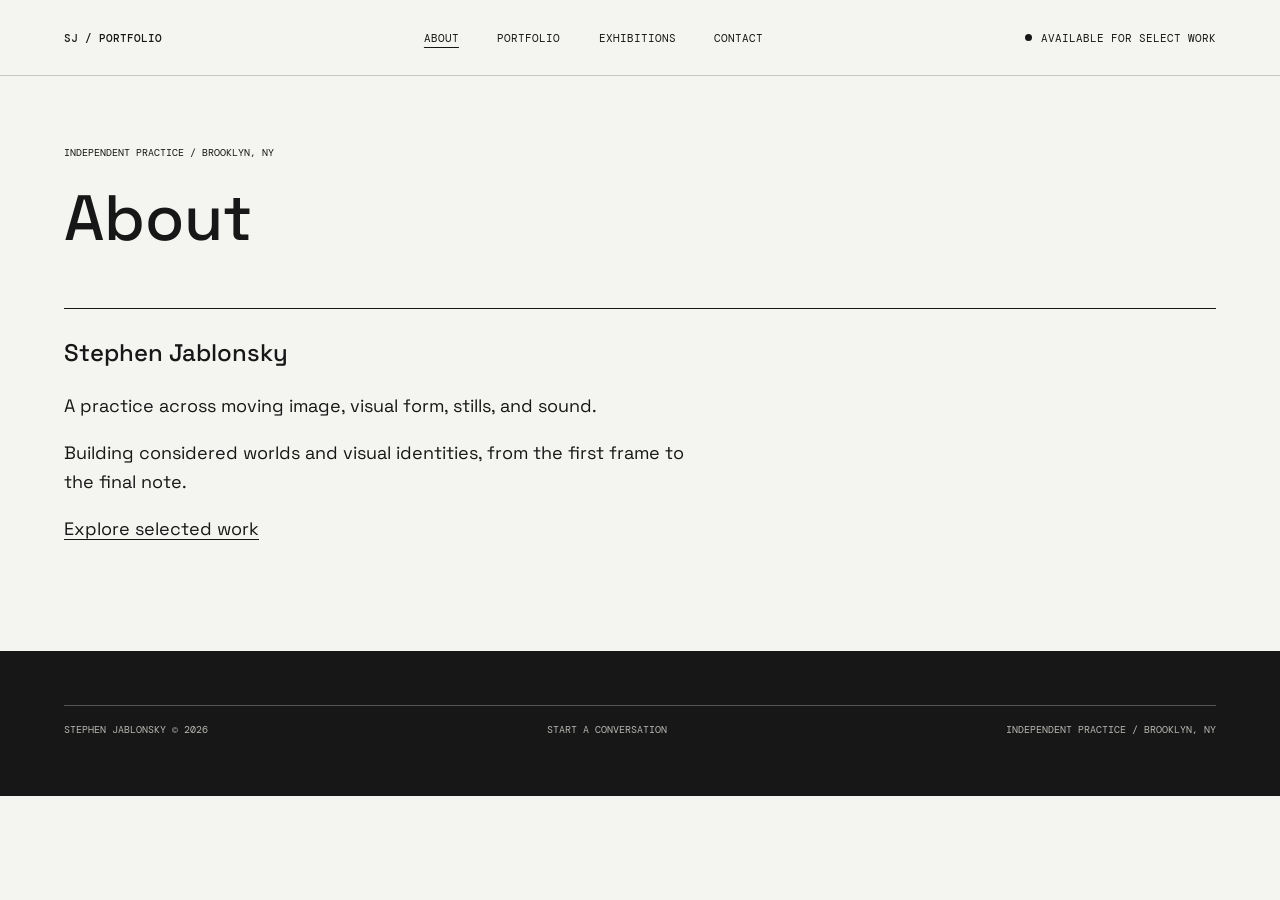
<file: about.html>
<!DOCTYPE html>
<html lang="en">
<head>
	<meta charset="UTF-8">
	<meta name="viewport" content="width=device-width, initial-scale=1.0">
	<meta name="theme-color" content="#f4f4f1">
	<meta name="description" content="About Stephen Jablonsky, an independent creative working across film, design, photography, and music.">
	<title>About | Stephen Jablonsky</title>
	<link rel="preconnect" href="https://fonts.googleapis.com">
	<link rel="preconnect" href="https://fonts.gstatic.com" crossorigin>
	<link href="https://fonts.googleapis.com/css2?family=DM+Mono:wght@400;500&family=Space+Grotesk:wght@400;500;600;700&display=swap" rel="stylesheet">
	<link rel="stylesheet" href="styles.css">
	<script src="app.js" defer></script>
</head>
<body>
	<div class="shell">
		<header class="topbar">
			<a class="wordmark" href="index.html">SJ / Portfolio</a>
			<nav aria-label="Main navigation">
				<a href="about.html" aria-current="page">About</a>
				<a href="portfolio.html">Portfolio</a>
				<a href="exhibitions.html">Exhibitions</a>
				<a href="contact.html">Contact</a>
			</nav>
			<a class="availability" href="mailto:hello@stephenjablonsky.com">Available for select work</a>
		</header>
		<main id="top">
			<header class="page-intro reveal">
				<p class="eyebrow">Independent practice / Brooklyn, NY</p>
				<h1>About</h1>
			</header>
			<section class="page-content" aria-labelledby="about-title">
				<div class="content-row">
					<h2 id="about-title">Stephen Jablonsky</h2>
					<p>A practice across moving image, visual form, stills, and sound.</p>
					<p>Building considered worlds and visual identities, from the first frame to the final note.</p>
					<p><a href="portfolio.html">Explore selected work</a></p>
				</div>
			</section>
		</main>
		<footer class="closing">
			<div class="footer-row">
				<span>Stephen Jablonsky &copy; 2026</span>
				<a href="contact.html">Start a conversation</a>
				<span>Independent practice / Brooklyn, NY</span>
			</div>
		</footer>
	</div>
</body>
</html>
</file>
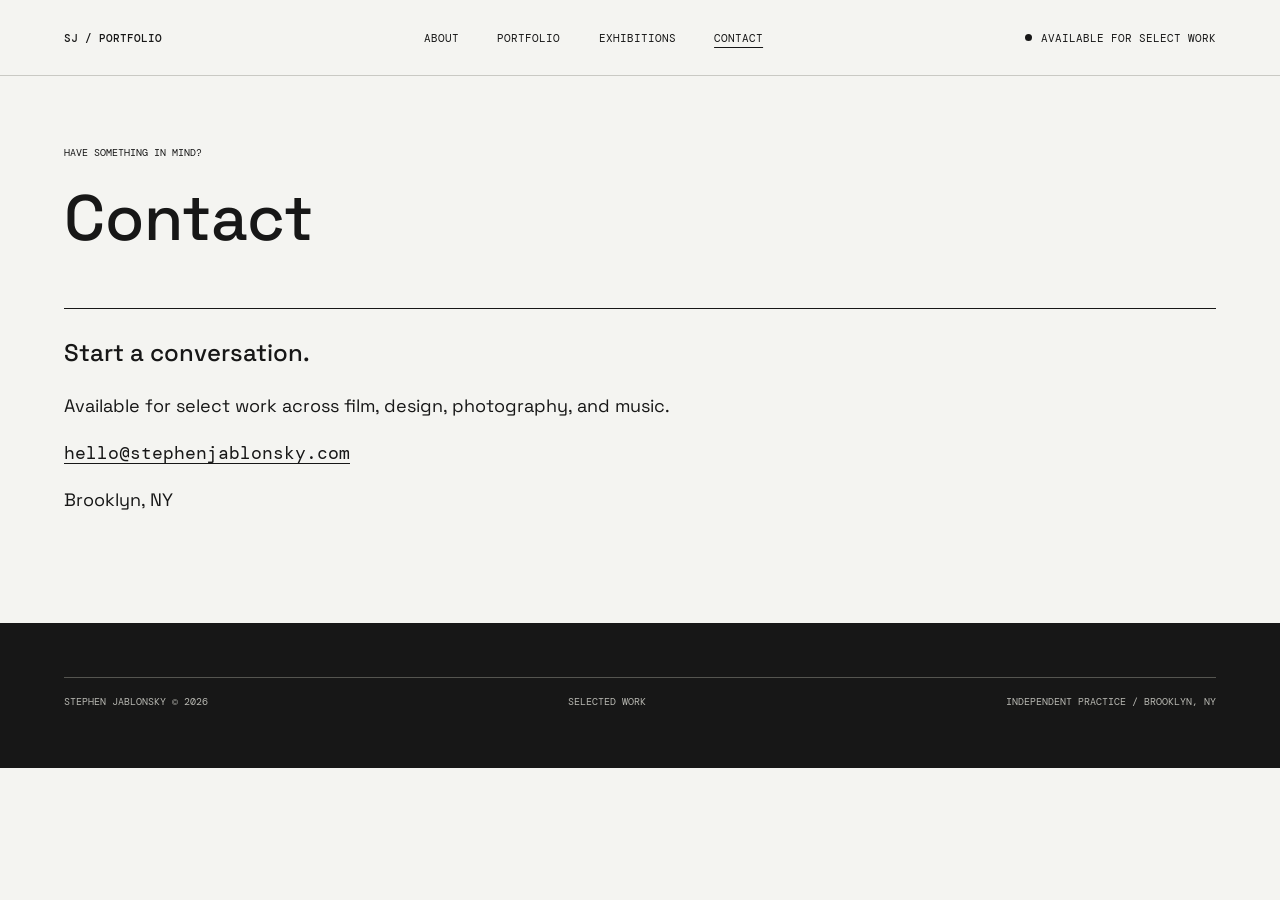
<file: contact.html>
<!DOCTYPE html>
<html lang="en">
<head>
	<meta charset="UTF-8">
	<meta name="viewport" content="width=device-width, initial-scale=1.0">
	<meta name="theme-color" content="#f4f4f1">
	<meta name="description" content="Contact Stephen Jablonsky for creative projects and collaborations.">
	<title>Contact | Stephen Jablonsky</title>
	<link rel="preconnect" href="https://fonts.googleapis.com">
	<link rel="preconnect" href="https://fonts.gstatic.com" crossorigin>
	<link href="https://fonts.googleapis.com/css2?family=DM+Mono:wght@400;500&family=Space+Grotesk:wght@400;500;600;700&display=swap" rel="stylesheet">
	<link rel="stylesheet" href="styles.css">
	<script src="app.js" defer></script>
</head>
<body>
	<div class="shell">
		<header class="topbar">
			<a class="wordmark" href="index.html">SJ / Portfolio</a>
			<nav aria-label="Main navigation">
				<a href="about.html">About</a>
				<a href="portfolio.html">Portfolio</a>
				<a href="exhibitions.html">Exhibitions</a>
				<a href="contact.html" aria-current="page">Contact</a>
			</nav>
			<a class="availability" href="mailto:hello@stephenjablonsky.com">Available for select work</a>
		</header>
		<main id="top">
			<header class="page-intro reveal">
				<p class="eyebrow">Have something in mind?</p>
				<h1>Contact</h1>
			</header>
			<section class="page-content" aria-labelledby="contact-title">
				<div class="content-row">
					<h2 id="contact-title">Start a conversation.</h2>
					<p>Available for select work across film, design, photography, and music.</p>
					<p class="contact-address"><a href="mailto:hello@stephenjablonsky.com">hello@stephenjablonsky.com</a></p>
					<p>Brooklyn, NY</p>
				</div>
			</section>
		</main>
		<footer class="closing">
			<div class="footer-row">
				<span>Stephen Jablonsky &copy; 2026</span>
				<a href="portfolio.html">Selected work</a>
				<span>Independent practice / Brooklyn, NY</span>
			</div>
		</footer>
	</div>
</body>
</html>
</file>
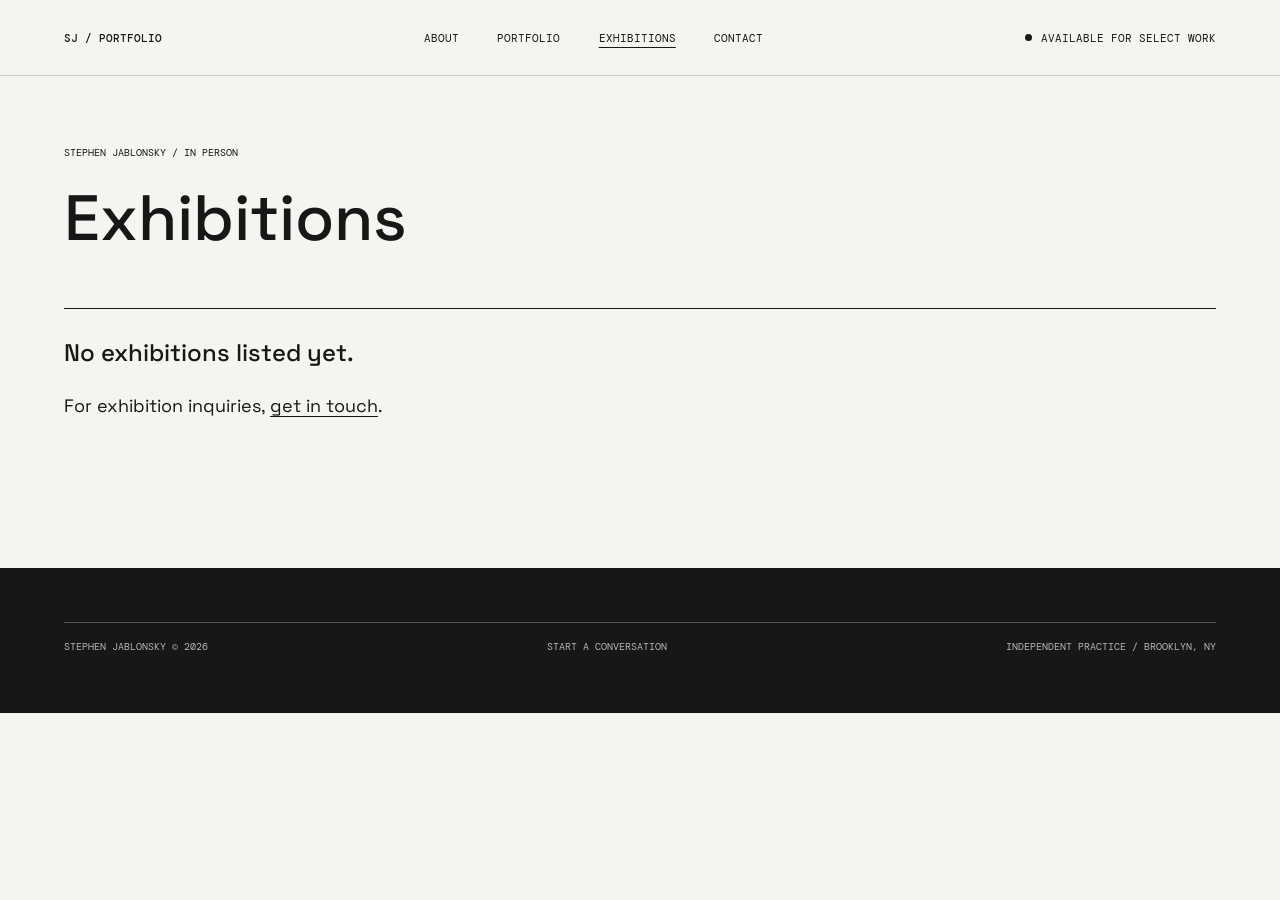
<file: exhibitions.html>
<!DOCTYPE html>
<html lang="en">
<head>
	<meta charset="UTF-8">
	<meta name="viewport" content="width=device-width, initial-scale=1.0">
	<meta name="theme-color" content="#f4f4f1">
	<meta name="description" content="Exhibitions and presentations of work by Stephen Jablonsky.">
	<title>Exhibitions | Stephen Jablonsky</title>
	<link rel="preconnect" href="https://fonts.googleapis.com">
	<link rel="preconnect" href="https://fonts.gstatic.com" crossorigin>
	<link href="https://fonts.googleapis.com/css2?family=DM+Mono:wght@400;500&family=Space+Grotesk:wght@400;500;600;700&display=swap" rel="stylesheet">
	<link rel="stylesheet" href="styles.css">
	<script src="app.js" defer></script>
</head>
<body>
	<div class="shell">
		<header class="topbar">
			<a class="wordmark" href="index.html">SJ / Portfolio</a>
			<nav aria-label="Main navigation">
				<a href="about.html">About</a>
				<a href="portfolio.html">Portfolio</a>
				<a href="exhibitions.html" aria-current="page">Exhibitions</a>
				<a href="contact.html">Contact</a>
			</nav>
			<a class="availability" href="mailto:hello@stephenjablonsky.com">Available for select work</a>
		</header>
		<main id="top">
			<header class="page-intro reveal">
				<p class="eyebrow">Stephen Jablonsky / In person</p>
				<h1>Exhibitions</h1>
			</header>
			<section class="page-content" aria-labelledby="exhibitions-title">
				<div class="content-row">
					<h2 id="exhibitions-title">No exhibitions listed yet.</h2>
					<p>For exhibition inquiries, <a href="contact.html">get in touch</a>.</p>
				</div>
			</section>
		</main>
		<footer class="closing">
			<div class="footer-row">
				<span>Stephen Jablonsky &copy; 2026</span>
				<a href="contact.html">Start a conversation</a>
				<span>Independent practice / Brooklyn, NY</span>
			</div>
		</footer>
	</div>
</body>
</html>
</file>
<file: styles.css>
:root {
	color-scheme: light;
	--paper: #f4f4f1;
	--ink: #171717;
	--muted: #777772;
	--line: #c9c9c4;
	--gutter: clamp(20px, 5vw, 76px);
	--mono: "DM Mono", monospace;
	--sans: "Space Grotesk", sans-serif;
}

* { box-sizing: border-box; }
html { scroll-behavior: smooth; }
body {
	margin: 0;
	background: var(--paper);
	color: var(--ink);
	font-family: var(--sans);
	-webkit-font-smoothing: antialiased;
}
a { color: inherit; text-decoration: none; }
button { color: inherit; font: inherit; }
.shell { width: min(100%, 1680px); margin: 0 auto; }
.topbar {
	min-height: 76px;
	padding: 0 var(--gutter);
	display: flex;
	align-items: center;
	justify-content: space-between;
	border-bottom: 1px solid var(--line);
	font: 11px var(--mono);
	letter-spacing: 0;
	text-transform: uppercase;
}
.wordmark { font-weight: 500; }
.topbar nav a[aria-current="page"] { text-decoration: underline; text-underline-offset: 5px; }
.topbar a:focus-visible, .page-content a:focus-visible { outline: 2px solid currentColor; outline-offset: 5px; }
.topbar nav { display: flex; gap: clamp(18px, 3vw, 42px); }
.topbar nav a, .availability { transition: opacity 180ms ease; }
.topbar nav a:hover, .availability:hover { opacity: .55; }
.availability { display: flex; align-items: center; gap: 9px; }
.availability::before {
	content: "";
	width: 7px;
	height: 7px;
	border-radius: 50%;
	background: var(--ink);
}

.intro {
	min-height: 510px;
	padding: 68px var(--gutter) 76px;
	display: grid;
	grid-template-columns: minmax(0, 1fr) minmax(230px, 31%);
	align-items: end;
	gap: 7vw;
}
.eyebrow, .section-kicker, .project-index, .project-type, .footer-label {
	font: 10px var(--mono);
	letter-spacing: 0;
	text-transform: uppercase;
}
.eyebrow { margin: 0 0 26px; }
h1 {
	max-width: 930px;
	margin: 0;
	font-size: clamp(64px, 11.6vw, 170px);
	font-weight: 500;
	line-height: .78;
	letter-spacing: 0;
}
h1 span { display: block; }
.intro-note {
	margin: 35px 0 0;
	max-width: 430px;
	font-size: clamp(15px, 1.5vw, 19px);
	line-height: 1.45;
}
.intro-aside { padding-bottom: 2px; }
.intro-aside p {
	max-width: 260px;
	margin: 17px 0 0;
	color: #555550;
	font-size: 13px;
	line-height: 1.6;
}
.intro-aside .coordinates { margin-top: 37px; color: var(--muted); font: 10px var(--mono); }
.weather {
	margin-top: 24px;
	padding: 16px;
	border: 1px solid var(--ink);
	min-width: 0;
}
.weather-header { display: flex; justify-content: space-between; align-items: center; gap: 12px; }
.weather-refresh {
	padding: 6px 0 6px 6px;
	border: 0;
	background: transparent;
	font: 10px var(--mono);
	text-decoration: underline;
	cursor: pointer;
}
.weather-refresh:disabled { opacity: .5; cursor: wait; }
.intro-aside .weather-status { margin: 12px 0 0; max-width: none; overflow-wrap: anywhere; }
.weather-reading { display: flex; align-items: center; gap: 12px; margin-top: 12px; }
.weather-reading[hidden] { display: none; }
.weather-icon { font-size: 30px; line-height: 1; }
.weather-temperature { font: 500 28px var(--sans); }

.page-intro { padding: 70px var(--gutter) 56px; }
.page-intro h1 { font-size: 64px; line-height: 1.05; overflow-wrap: anywhere; }
.page-content { padding: 0 var(--gutter) 90px; min-height: 260px; }
.page-content h2 { margin: 0 0 24px; font-size: 24px; font-weight: 500; }
.page-content p { max-width: 640px; font-size: 18px; line-height: 1.6; }
.page-content a { text-decoration: underline; text-underline-offset: 4px; overflow-wrap: anywhere; }
.content-row { border-top: 1px solid var(--ink); padding-top: 28px; }
.contact-address { font-family: var(--mono); }
.work { padding: 0 var(--gutter) 105px; }
.work-heading {
	display: flex;
	justify-content: space-between;
	align-items: center;
	gap: 20px;
	padding: 18px 0;
	border-top: 1px solid var(--ink);
	border-bottom: 1px solid var(--line);
}
.work-heading h2 { margin: 0; font: 10px var(--mono); text-transform: uppercase; }
.filters { display: flex; flex-wrap: wrap; justify-content: flex-end; gap: 5px; }
.filter {
	padding: 8px 11px;
	border: 1px solid transparent;
	border-radius: 0;
	background: transparent;
	cursor: pointer;
	font: 10px var(--mono);
	text-transform: uppercase;
	transition: background 160ms ease, color 160ms ease, border-color 160ms ease;
}
.filter:hover { border-color: var(--line); }
.filter[aria-pressed="true"] { background: var(--ink); color: var(--paper); }
.grid {
	display: grid;
	grid-template-columns: repeat(4, minmax(0, 1fr));
	gap: 42px 18px;
	padding-top: 22px;
}
.project { min-width: 0; animation: appear 500ms both; }
.project[hidden] { display: none; }
.project:nth-child(2) { animation-delay: 50ms; }
.project:nth-child(3) { animation-delay: 100ms; }
.project:nth-child(4) { animation-delay: 150ms; }
.image-wrap { overflow: hidden; background: #d7d7d2; aspect-ratio: 1; }
.image-wrap img {
	display: block;
	width: 100%;
	height: 100%;
	object-fit: cover;
	filter: grayscale(1);
	transition: transform 650ms cubic-bezier(.2,.7,.2,1), filter 350ms ease;
}
.project:hover img { transform: scale(1.035); filter: grayscale(.25); }
.project-meta { display: flex; justify-content: space-between; gap: 12px; margin-top: 13px; }
.project h3 { margin: 0; font-size: 15px; font-weight: 500; }
.project-type { color: var(--muted); white-space: nowrap; }
.project-index { display: block; margin-top: 7px; color: var(--muted); }

.closing {
	padding: 54px var(--gutter) 60px;
	background: var(--ink);
	color: var(--paper);
}
.closing-top { display: flex; justify-content: space-between; gap: 24px; align-items: flex-start; }
.closing h2 {
	margin: 35px 0 60px;
	max-width: 900px;
	font-size: clamp(48px, 9.5vw, 132px);
	font-weight: 500;
	line-height: .85;
	letter-spacing: 0;
}
.contact-link { border-bottom: 1px solid #878782; padding-bottom: 6px; font: 11px var(--mono); text-transform: uppercase; }
.footer-row {
	display: flex;
	justify-content: space-between;
	gap: 20px;
	padding-top: 17px;
	border-top: 1px solid #555550;
	color: #b7b7b1;
	font: 10px var(--mono);
	text-transform: uppercase;
}
.footer-row a:hover { color: white; }
.reveal { animation: rise 700ms both; }
@keyframes rise { from { opacity: 0; transform: translateY(14px); } to { opacity: 1; transform: translateY(0); } }
@keyframes appear { from { opacity: 0; } to { opacity: 1; } }

@media (max-width: 900px) {
	.intro { min-height: 450px; grid-template-columns: 1fr 240px; gap: 35px; }
	.grid { grid-template-columns: repeat(2, minmax(0, 1fr)); gap: 34px 14px; }
}
@media (max-width: 620px) {
	.topbar { min-height: 64px; flex-wrap: wrap; gap: 18px; padding-top: 20px; padding-bottom: 20px; }
	.topbar nav { gap: 16px; width: 100%; justify-content: space-between; }
	.page-intro { padding-top: 48px; padding-bottom: 36px; }
	.page-intro h1 { font-size: 44px; }
	.page-content p { font-size: 16px; }
	.availability { display: none; }
	.topbar nav a { font-size: 9px; }
	.intro { min-height: auto; padding-top: 64px; padding-bottom: 56px; grid-template-columns: 1fr; gap: 46px; }
	h1 { font-size: clamp(61px, 17vw, 104px); }
	.intro-note { margin-top: 27px; }
	.intro-aside { display: grid; grid-template-columns: 1fr auto; align-items: end; gap: 20px; }
	.intro-aside p { margin: 0; }
	.intro-aside .coordinates { margin: 0; text-align: right; white-space: nowrap; }
	.weather { grid-column: 1 / -1; margin-top: 0; }
	.work { padding-bottom: 76px; }
	.work-heading { align-items: flex-start; flex-direction: column; }
	.filters { justify-content: flex-start; margin-left: -10px; }
	.filter { padding: 8px 10px; }
	.grid { gap: 28px 11px; padding-top: 15px; }
	.project-meta { display: block; margin-top: 10px; }
	.project h3 { font-size: 13px; }
	.project-type { display: block; margin-top: 5px; font-size: 9px; }
	.project-index { font-size: 9px; }
	.closing { padding-top: 42px; }
	.closing-top { display: block; }
	.closing h2 { margin: 52px 0 44px; font-size: clamp(50px, 14vw, 82px); }
	.footer-row { flex-wrap: wrap; font-size: 9px; }
}
@media (prefers-reduced-motion: reduce) {
	*, *::before, *::after { scroll-behavior: auto !important; animation-duration: .01ms !important; transition-duration: .01ms !important; }
}
</file>
